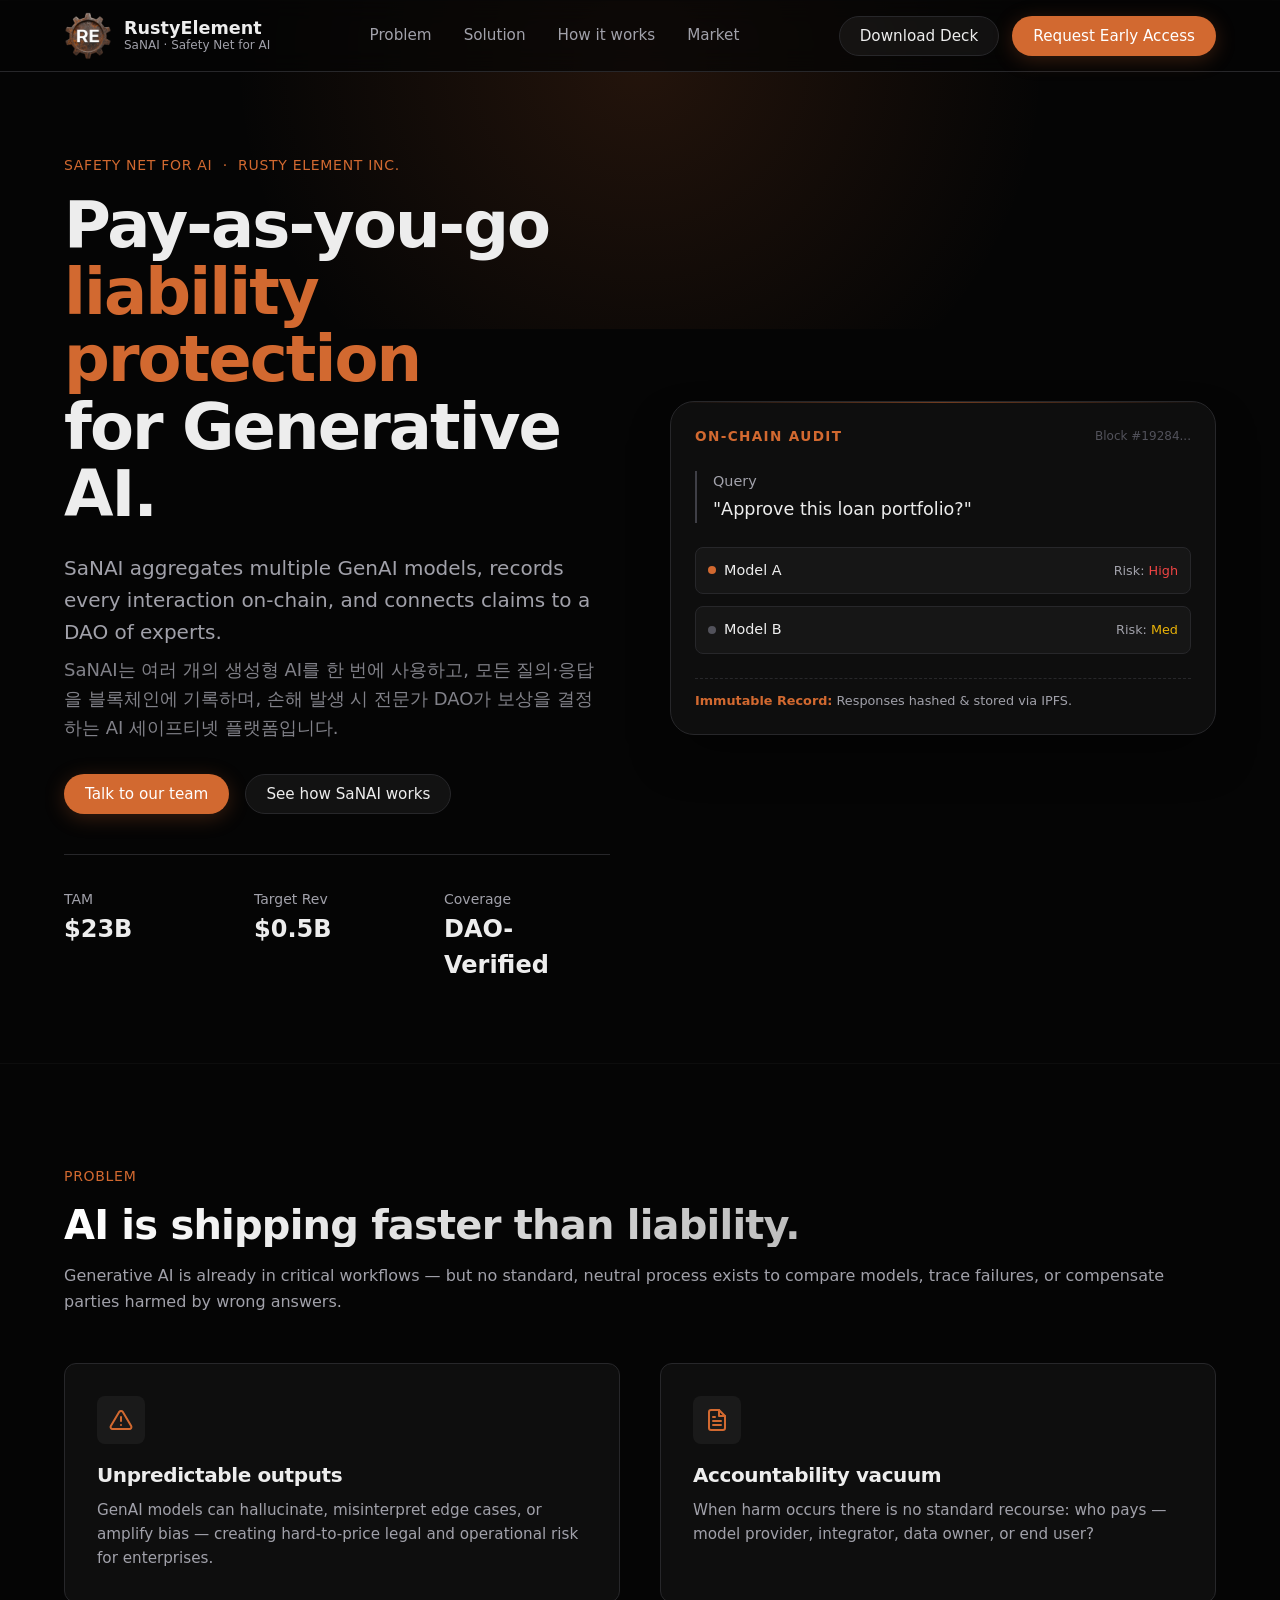
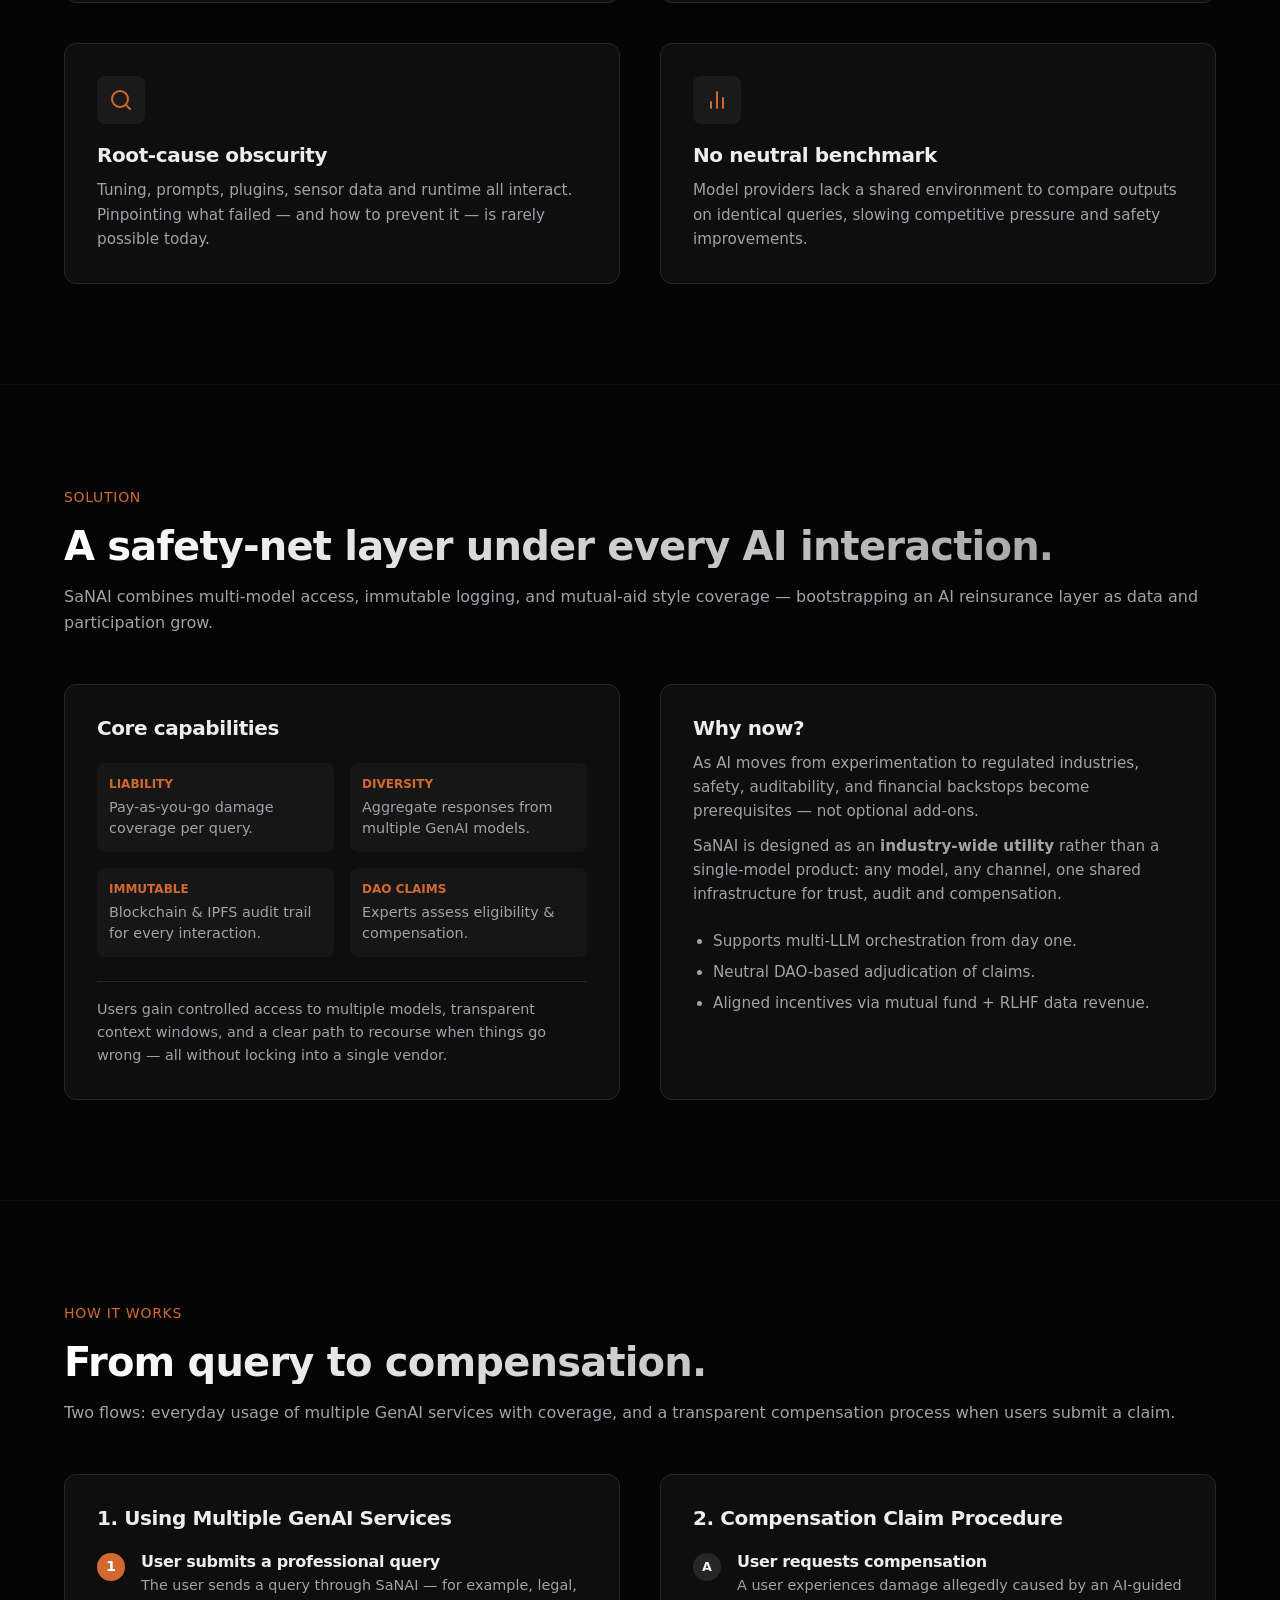
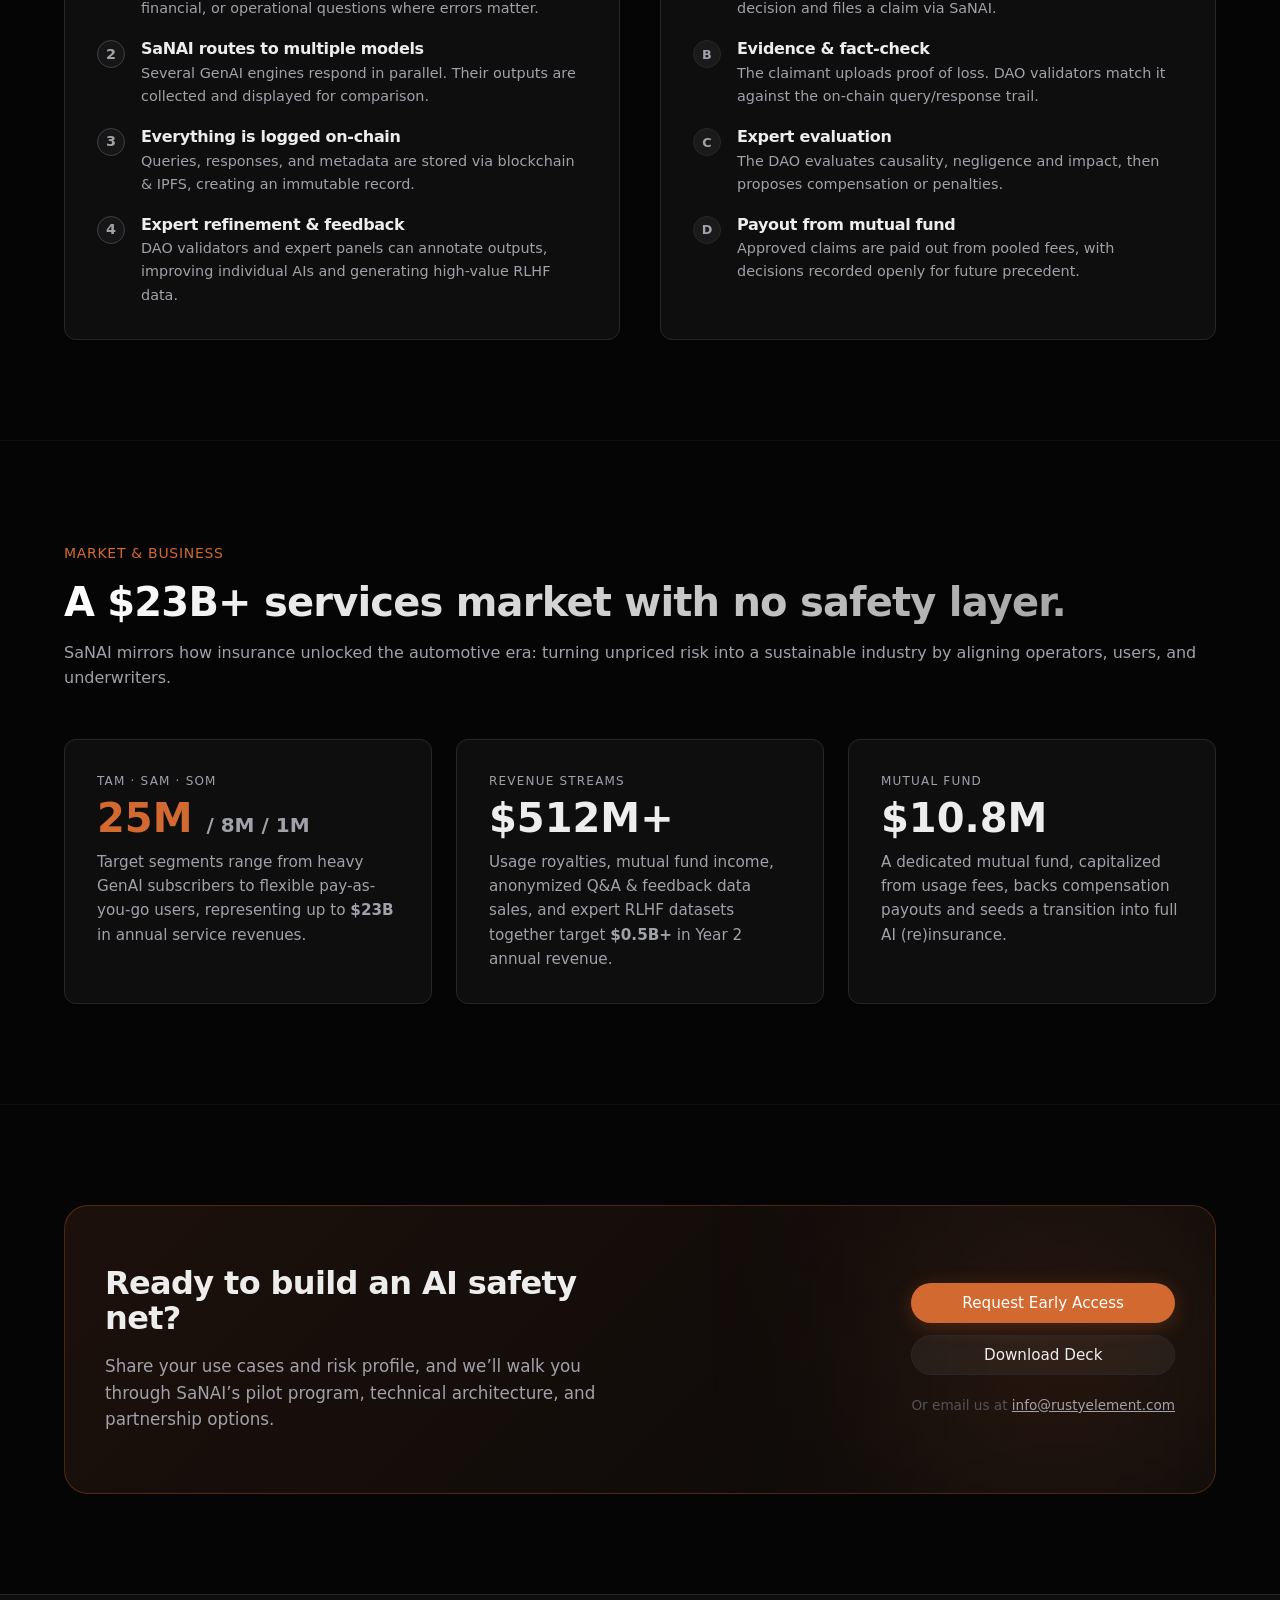
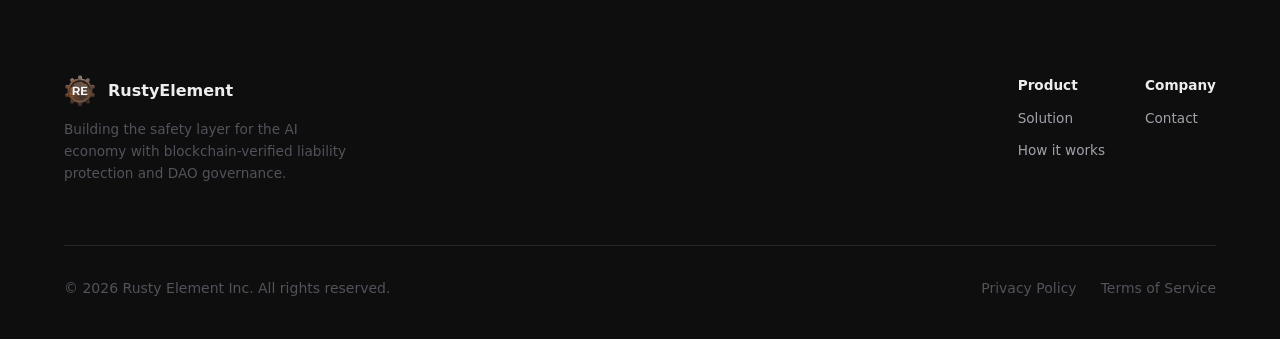
<file: index.html>
<!DOCTYPE html>
<html lang="en">

<head>
  <meta charset="UTF-8" />
  <title>RustyElement · SaNAI – Safety Net for AI</title>
  <meta name="viewport" content="width=device-width, initial-scale=1" />
  <meta name="description"
    content="RustyElement SaNAI – a safety net for Generative AI: multi-model aggregation, on-chain audit trails, and DAO-based compensation for AI-caused damage." />
  <link rel="stylesheet" href="style.css" />
</head>

<body>
  <header>
    <div class="container nav">
      <a href="#top" class="logo">
        <div class="logo-mark"><img src="logo.png" alt="Rusty Element Logo"></div>
        <div class="logo-text">
          <span>RustyElement</span>
          <span class="logo-sub">SaNAI · Safety Net for AI</span>
        </div>
      </a>
      <nav class="nav-links">
        <a href="#problem">Problem</a>
        <a href="#solution">Solution</a>
        <a href="#how">How it works</a>
        <a href="#market">Market</a>

      </nav>
      <div class="nav-cta">
        <button class="btn btn-secondary" style="margin-right: 8px;"
          onclick="document.getElementById('contact').scrollIntoView({behavior:'smooth'})">
          Download Deck
        </button>
        <button class="btn btn-primary"
          onclick="document.getElementById('contact').scrollIntoView({behavior:'smooth'})">
          Request Early Access
        </button>
      </div>
    </div>
  </header>

  <main id="top">
    <!-- HERO -->
    <section class="hero">
      <div class="container hero-grid">
        <div class="hero-content">
          <div class="section-eyebrow">
            Safety Net for AI &nbsp;·&nbsp; Rusty Element Inc.
          </div>
          <h1 class="hero-title">
            Pay-as-you-go<br />
            <span>liability protection</span><br />
            for Generative AI.
          </h1>
          <p class="hero-subtitle">
            SaNAI aggregates multiple GenAI models, records every interaction on-chain, and connects claims to a DAO of
            experts.
            <span style="display:block; margin-top: 8px; font-size: 0.9em; opacity: 0.8;">
              SaNAI는 여러 개의 생성형 AI를 한 번에 사용하고, 모든 질의·응답을 블록체인에 기록하며, 손해 발생 시 전문가 DAO가 보상을 결정하는 AI 세이프티넷 플랫폼입니다.
            </span>
          </p>

          <div class="hero-actions">
            <button class="btn btn-primary"
              onclick="document.getElementById('contact').scrollIntoView({behavior:'smooth'})">
              Talk to our team
            </button>
            <button class="btn btn-secondary"
              onclick="document.getElementById('how').scrollIntoView({behavior:'smooth'})">
              See how SaNAI works
            </button>
          </div>

          <div class="hero-metrics">
            <div class="metric-item">
              <span>TAM</span>
              <strong>$23B</strong>
            </div>
            <div class="metric-item">
              <span>Target Rev</span>
              <strong>$0.5B</strong>
            </div>
            <div class="metric-item">
              <span>Coverage</span>
              <strong>DAO-Verified</strong>
            </div>
          </div>
        </div>

        <div class="hero-visual">
          <div class="visual-card">
            <div style="display:flex; justify-content:space-between; margin-bottom: 24px; align-items:center;">
              <div
                style="font-size:0.85rem; color:var(--accent-rust); text-transform:uppercase; letter-spacing:0.1em; font-weight:600;">
                On-chain Audit</div>
              <div style="font-size:0.75rem; color:var(--text-tertiary);">Block #19284...</div>
            </div>

            <div style="border-left: 2px solid var(--border-highlight); padding-left: 16px; margin-bottom: 24px;">
              <div style="font-size:0.9rem; color:var(--text-secondary); margin-bottom:4px;">Query</div>
              <div style="font-size:1.1rem; color:var(--text-primary); font-weight:500;">"Approve this loan portfolio?"
              </div>
            </div>

            <div style="display:grid; gap: 12px;">
              <!-- Model A -->
              <div
                style="background:rgba(255,255,255,0.03); padding:12px; border-radius:var(--radius-sm); border:1px solid var(--border-subtle); display:flex; justify-content:space-between; align-items:center;">
                <div style="display:flex; align-items:center; gap:8px;">
                  <div style="width:8px; height:8px; background:var(--accent-rust); border-radius:50%;"></div>
                  <span style="font-size:0.9rem;">Model A</span>
                </div>
                <div style="text-align:right; font-size:0.8rem; color:var(--text-secondary);">
                  Risk: <span style="color:#ef4444">High</span>
                </div>
              </div>

              <!-- Model B -->
              <div
                style="background:rgba(255,255,255,0.03); padding:12px; border-radius:var(--radius-sm); border:1px solid var(--border-subtle); display:flex; justify-content:space-between; align-items:center;">
                <div style="display:flex; align-items:center; gap:8px;">
                  <div style="width:8px; height:8px; background:var(--text-tertiary); border-radius:50%;"></div>
                  <span style="font-size:0.9rem;">Model B</span>
                </div>
                <div style="text-align:right; font-size:0.8rem; color:var(--text-secondary);">
                  Risk: <span style="color:#eab308">Med</span>
                </div>
              </div>

              <!-- Coverage Claim -->
              <div
                style="margin-top: 12px; padding-top:12px; border-top:1px dashed var(--border-subtle); font-size:0.8rem; color:var(--text-secondary);">
                <strong style="color:var(--accent-rust);">Immutable Record:</strong> Responses hashed & stored via IPFS.
              </div>
            </div>
          </div>
        </div>
      </div>
    </section>

    <!-- PROBLEM -->
    <!-- PROBLEM -->
    <section id="problem">
      <div class="container">
        <div class="section-header">
          <div>
            <span class="section-eyebrow">Problem</span>
            <h2 class="section-title">AI is shipping faster than liability.</h2>
          </div>
          <p class="section-kicker">
            Generative AI is already in critical workflows — but no standard, neutral process exists
            to compare models, trace failures, or compensate parties harmed by wrong answers.
          </p>
        </div>

        <div class="grid-2">
          <article class="card">
            <div class="card-icon">
              <!-- Simple SVG for Risk -->
              <svg width="24" height="24" viewBox="0 0 24 24" fill="none" stroke="currentColor" stroke-width="2"
                stroke-linecap="round" stroke-linejoin="round">
                <path d="M10.29 3.86L1.82 18a2 2 0 0 0 1.71 3h16.94a2 2 0 0 0 1.71-3L13.71 3.86a2 2 0 0 0-3.42 0z">
                </path>
                <line x1="12" y1="9" x2="12" y2="13"></line>
                <line x1="12" y1="17" x2="12.01" y2="17"></line>
              </svg>
            </div>
            <h3>Unpredictable outputs</h3>
            <p>
              GenAI models can hallucinate, misinterpret edge cases, or amplify bias —
              creating hard-to-price legal and operational risk for enterprises.
            </p>
          </article>

          <article class="card">
            <div class="card-icon">
              <svg width="24" height="24" viewBox="0 0 24 24" fill="none" stroke="currentColor" stroke-width="2"
                stroke-linecap="round" stroke-linejoin="round">
                <path d="M14 2H6a2 2 0 0 0-2 2v16a2 2 0 0 0 2 2h12a2 2 0 0 0 2-2V8z"></path>
                <polyline points="14 2 14 8 20 8"></polyline>
                <line x1="16" y1="13" x2="8" y2="13"></line>
                <line x1="16" y1="17" x2="8" y2="17"></line>
                <polyline points="10 9 9 9 8 9"></polyline>
              </svg>
            </div>
            <h3>Accountability vacuum</h3>
            <p>
              When harm occurs there is no standard recourse: who pays —
              model provider, integrator, data owner, or end user?
            </p>
          </article>

          <article class="card">
            <div class="card-icon">
              <svg width="24" height="24" viewBox="0 0 24 24" fill="none" stroke="currentColor" stroke-width="2"
                stroke-linecap="round" stroke-linejoin="round">
                <circle cx="11" cy="11" r="8"></circle>
                <line x1="21" y1="21" x2="16.65" y2="16.65"></line>
              </svg>
            </div>
            <h3>Root-cause obscurity</h3>
            <p>
              Tuning, prompts, plugins, sensor data and runtime all interact.
              Pinpointing what failed — and how to prevent it — is rarely possible today.
            </p>
          </article>

          <article class="card">
            <div class="card-icon">
              <svg width="24" height="24" viewBox="0 0 24 24" fill="none" stroke="currentColor" stroke-width="2"
                stroke-linecap="round" stroke-linejoin="round">
                <line x1="18" y1="20" x2="18" y2="10"></line>
                <line x1="12" y1="20" x2="12" y2="4"></line>
                <line x1="6" y1="20" x2="6" y2="14"></line>
              </svg>
            </div>
            <h3>No neutral benchmark</h3>
            <p>
              Model providers lack a shared environment to compare outputs on identical queries,
              slowing competitive pressure and safety improvements.
            </p>
          </article>
        </div>
      </div>
    </section>

    <!-- SOLUTION -->
    <!-- SOLUTION -->
    <section id="solution">
      <div class="container">
        <div class="section-header">
          <div>
            <span class="section-eyebrow">Solution</span>
            <h2 class="section-title">A safety-net layer under every AI interaction.</h2>
          </div>
          <p class="section-kicker">
            SaNAI combines multi-model access, immutable logging, and mutual-aid style coverage —
            bootstrapping an AI reinsurance layer as data and participation grow.
          </p>
        </div>

        <div class="grid-2">
          <article class="card">
            <h3 style="margin-bottom:24px;">Core capabilities</h3>

            <div style="display:grid; grid-template-columns: 1fr 1fr; gap: 16px;">
              <div style="background:rgba(255,255,255,0.03); padding:12px; border-radius:var(--radius-sm);">
                <div
                  style="color:var(--accent-rust); font-size:0.75rem; text-transform:uppercase; font-weight:600; margin-bottom:4px;">
                  Liability</div>
                <div style="font-size:0.9rem; color:var(--text-secondary);">Pay-as-you-go damage coverage per query.
                </div>
              </div>
              <div style="background:rgba(255,255,255,0.03); padding:12px; border-radius:var(--radius-sm);">
                <div
                  style="color:var(--accent-rust); font-size:0.75rem; text-transform:uppercase; font-weight:600; margin-bottom:4px;">
                  Diversity</div>
                <div style="font-size:0.9rem; color:var(--text-secondary);">Aggregate responses from multiple GenAI
                  models.</div>
              </div>
              <div style="background:rgba(255,255,255,0.03); padding:12px; border-radius:var(--radius-sm);">
                <div
                  style="color:var(--accent-rust); font-size:0.75rem; text-transform:uppercase; font-weight:600; margin-bottom:4px;">
                  Immutable</div>
                <div style="font-size:0.9rem; color:var(--text-secondary);">Blockchain &amp; IPFS audit trail for every
                  interaction.</div>
              </div>
              <div style="background:rgba(255,255,255,0.03); padding:12px; border-radius:var(--radius-sm);">
                <div
                  style="color:var(--accent-rust); font-size:0.75rem; text-transform:uppercase; font-weight:600; margin-bottom:4px;">
                  DAO claims</div>
                <div style="font-size:0.9rem; color:var(--text-secondary);">Experts assess eligibility &amp;
                  compensation.</div>
              </div>
            </div>

            <p style="margin-top: 24px; font-size:0.9rem; border-top:1px solid var(--border-subtle); padding-top:16px;">
              Users gain controlled access to multiple models, transparent context windows, and a
              clear path to recourse when things go wrong — all without locking into a single vendor.
            </p>
          </article>

          <article class="card">
            <h3>Why now?</h3>
            <p>
              As AI moves from experimentation to regulated industries, safety, auditability, and
              financial backstops become prerequisites — not optional add-ons.
            </p>
            <p style="margin-top:10px;">
              SaNAI is designed as an <strong>industry-wide utility</strong> rather than a single-model
              product: any model, any channel, one shared infrastructure for trust, audit and
              compensation.
            </p>
            <ul
              style="margin-top:24px; padding-left:20px; color:var(--text-secondary); font-size:0.95rem; display:flex; flex-direction:column; gap:8px;">
              <li>Supports multi-LLM orchestration from day one.</li>
              <li>Neutral DAO-based adjudication of claims.</li>
              <li>Aligned incentives via mutual fund + RLHF data revenue.</li>
            </ul>
          </article>
        </div>
      </div>
    </section>

    <!-- HOW IT WORKS -->
    <!-- HOW IT WORKS -->
    <section id="how">
      <div class="container">
        <div class="section-header">
          <div>
            <span class="section-eyebrow">How it works</span>
            <h2 class="section-title">From query to compensation.</h2>
          </div>
          <p class="section-kicker">
            Two flows: everyday usage of multiple GenAI services with coverage, and a transparent
            compensation process when users submit a claim.
          </p>
        </div>

        <div class="grid-2">
          <article class="card">
            <h3>1. Using Multiple GenAI Services</h3>
            <div style="margin-top:24px; display:grid; gap:20px;">
              <div style="display:flex; gap:16px;">
                <div
                  style="width:28px; height:28px; border-radius:50%; background:var(--accent-rust); color:#fff; display:flex; align-items:center; justify-content:center; font-weight:600; font-size:0.9rem; flex-shrink:0;">
                  1</div>
                <div>
                  <h4 style="font-size:1rem; margin-bottom:4px; color:var(--text-primary);">User submits a professional
                    query</h4>
                  <p style="font-size:0.9rem;">The user sends a query through SaNAI — for example, legal, financial, or
                    operational questions where errors matter.</p>
                </div>
              </div>

              <div style="display:flex; gap:16px;">
                <div
                  style="width:28px; height:28px; border-radius:50%; background:var(--bg-surface-hover); border:1px solid var(--border-highlight); color:var(--text-secondary); display:flex; align-items:center; justify-content:center; font-weight:600; font-size:0.9rem; flex-shrink:0;">
                  2</div>
                <div>
                  <h4 style="font-size:1rem; margin-bottom:4px; color:var(--text-primary);">SaNAI routes to multiple
                    models</h4>
                  <p style="font-size:0.9rem;">Several GenAI engines respond in parallel. Their outputs are collected
                    and displayed for comparison.</p>
                </div>
              </div>

              <div style="display:flex; gap:16px;">
                <div
                  style="width:28px; height:28px; border-radius:50%; background:var(--bg-surface-hover); border:1px solid var(--border-highlight); color:var(--text-secondary); display:flex; align-items:center; justify-content:center; font-weight:600; font-size:0.9rem; flex-shrink:0;">
                  3</div>
                <div>
                  <h4 style="font-size:1rem; margin-bottom:4px; color:var(--text-primary);">Everything is logged
                    on-chain</h4>
                  <p style="font-size:0.9rem;">Queries, responses, and metadata are stored via blockchain &amp; IPFS,
                    creating an immutable record.</p>
                </div>
              </div>

              <div style="display:flex; gap:16px;">
                <div
                  style="width:28px; height:28px; border-radius:50%; background:var(--bg-surface-hover); border:1px solid var(--border-highlight); color:var(--text-secondary); display:flex; align-items:center; justify-content:center; font-weight:600; font-size:0.9rem; flex-shrink:0;">
                  4</div>
                <div>
                  <h4 style="font-size:1rem; margin-bottom:4px; color:var(--text-primary);">Expert refinement &amp;
                    feedback</h4>
                  <p style="font-size:0.9rem;">DAO validators and expert panels can annotate outputs, improving
                    individual AIs and generating high-value RLHF data.</p>
                </div>
              </div>
            </div>
          </article>

          <article class="card">
            <h3>2. Compensation Claim Procedure</h3>
            <div style="margin-top:24px; display:grid; gap:20px;">
              <div style="display:flex; gap:16px;">
                <div
                  style="width:28px; height:28px; border-radius:50%; background:rgba(255,255,255,0.1); color:var(--text-primary); display:flex; align-items:center; justify-content:center; font-weight:600; font-size:0.8rem; flex-shrink:0;">
                  A</div>
                <div>
                  <h4 style="font-size:1rem; margin-bottom:4px; color:var(--text-primary);">User requests compensation
                  </h4>
                  <p style="font-size:0.9rem;">A user experiences damage allegedly caused by an AI-guided decision and
                    files a claim via SaNAI.</p>
                </div>
              </div>

              <div style="display:flex; gap:16px;">
                <div
                  style="width:28px; height:28px; border-radius:50%; background:rgba(255,255,255,0.05); border:1px solid var(--border-subtle); color:var(--text-secondary); display:flex; align-items:center; justify-content:center; font-weight:600; font-size:0.8rem; flex-shrink:0;">
                  B</div>
                <div>
                  <h4 style="font-size:1rem; margin-bottom:4px; color:var(--text-primary);">Evidence &amp; fact-check
                  </h4>
                  <p style="font-size:0.9rem;">The claimant uploads proof of loss. DAO validators match it against the
                    on-chain query/response trail.</p>
                </div>
              </div>

              <div style="display:flex; gap:16px;">
                <div
                  style="width:28px; height:28px; border-radius:50%; background:rgba(255,255,255,0.05); border:1px solid var(--border-subtle); color:var(--text-secondary); display:flex; align-items:center; justify-content:center; font-weight:600; font-size:0.8rem; flex-shrink:0;">
                  C</div>
                <div>
                  <h4 style="font-size:1rem; margin-bottom:4px; color:var(--text-primary);">Expert evaluation</h4>
                  <p style="font-size:0.9rem;">The DAO evaluates causality, negligence and impact, then proposes
                    compensation or penalties.</p>
                </div>
              </div>

              <div style="display:flex; gap:16px;">
                <div
                  style="width:28px; height:28px; border-radius:50%; background:rgba(255,255,255,0.05); border:1px solid var(--border-subtle); color:var(--text-secondary); display:flex; align-items:center; justify-content:center; font-weight:600; font-size:0.8rem; flex-shrink:0;">
                  D</div>
                <div>
                  <h4 style="font-size:1rem; margin-bottom:4px; color:var(--text-primary);">Payout from mutual fund</h4>
                  <p style="font-size:0.9rem;">Approved claims are paid out from pooled fees, with decisions recorded
                    openly for future precedent.</p>
                </div>
              </div>
            </div>
          </article>
        </div>
      </div>
    </section>

    <!-- MARKET & REVENUE -->
    <!-- MARKET & REVENUE -->
    <section id="market">
      <div class="container">
        <div class="section-header">
          <div>
            <span class="section-eyebrow">Market &amp; Business</span>
            <h2 class="section-title">A $23B+ services market with no safety layer.</h2>
          </div>
          <p class="section-kicker">
            SaNAI mirrors how insurance unlocked the automotive era: turning unpriced risk into a
            sustainable industry by aligning operators, users, and underwriters.
          </p>
        </div>

        <div class="grid-3">
          <article class="card">
            <div
              style="font-size:0.75rem; text-transform:uppercase; letter-spacing:0.1em; color:var(--text-secondary); margin-bottom:8px;">
              TAM · SAM · SOM</div>
            <div
              style="font-size:2.5rem; font-weight:700; color:var(--accent-rust); margin-bottom:12px; line-height:1;">
              25M <span style="font-size:1.25rem; color:var(--text-secondary);">/ 8M / 1M</span></div>
            <p>
              Target segments range from heavy GenAI subscribers to flexible pay-as-you-go users,
              representing up to <strong>$23B</strong> in annual service revenues.
            </p>
          </article>

          <article class="card">
            <div
              style="font-size:0.75rem; text-transform:uppercase; letter-spacing:0.1em; color:var(--text-secondary); margin-bottom:8px;">
              Revenue streams</div>
            <div
              style="font-size:2.5rem; font-weight:700; color:var(--text-primary); margin-bottom:12px; line-height:1;">
              $512M+</div>
            <p>
              Usage royalties, mutual fund income, anonymized Q&amp;A &amp; feedback data sales,
              and expert RLHF datasets together target <strong>$0.5B+</strong> in Year 2 annual
              revenue.
            </p>
          </article>

          <article class="card">
            <div
              style="font-size:0.75rem; text-transform:uppercase; letter-spacing:0.1em; color:var(--text-secondary); margin-bottom:8px;">
              Mutual fund</div>
            <div
              style="font-size:2.5rem; font-weight:700; color:var(--text-primary); margin-bottom:12px; line-height:1;">
              $10.8M</div>
            <p>
              A dedicated mutual fund, capitalized from usage fees, backs compensation payouts and
              seeds a transition into full AI (re)insurance.
            </p>
          </article>
        </div>
      </div>
    </section>

    <!-- ROADMAP -->
    <!-- ROADMAP -->


    <!-- TEAM -->


    <!-- CTA & CONTACT -->
    <section id="contact">
      <div class="container">
        <div class="cta-box">
          <div class="cta-decoration"></div>

          <div style="position:relative; max-width:500px;">
            <h2 style="font-size:2rem; margin-bottom:16px; color:var(--text-primary); letter-spacing:-0.02em;">Ready to
              build an AI safety net?</h2>
            <p style="font-size:1.05rem; color:var(--text-secondary); line-height:1.6;">
              Share your use cases and risk profile, and we’ll walk you through SaNAI’s pilot
              program, technical architecture, and partnership options.
            </p>
          </div>

          <div style="position:relative; display:flex; flex-direction:column; gap:12px; min-width:240px;">
            <a href="https://forms.gle/4sFQ91Tiq2T1dPpa7?usp=sf_link" target="_blank" rel="noopener"
              style="width:100%; text-decoration:none;">
              <button class="btn btn-primary" style="width:100%;">
                Request Early Access
              </button>
            </a>
            <button class="btn btn-secondary" style="width:100%;">
              Download Deck
            </button>
            <p style="text-align:center; font-size:0.85rem; color:var(--text-tertiary); margin-top:8px;">
              Or email us at <a href="mailto:info@rustyelement.com"
                style="color:var(--text-secondary); text-decoration:underline;">info@rustyelement.com</a>
            </p>
          </div>
        </div>
      </div>
    </section>
  </main>

  <footer>
    <div class="container">
      <div class="footer-top">
        <div style="display:flex; flex-direction:column; gap:12px;">
          <a href="#top" class="logo">
            <div class="logo-mark" style="height:32px;"><img src="logo.png" style="height:100%; width:auto;"
                alt="Rusty Element Logo"></div>
            <span style="font-size:1rem; color:var(--text-primary);">RustyElement</span>
          </a>
          <p style="font-size:0.85rem; color:var(--text-tertiary); max-width:300px;">
            Building the safety layer for the AI economy with blockchain-verified liability protection and DAO
            governance.
          </p>
        </div>

        <div class="footer-links" style="display:flex; gap:40px;">
          <div style="display:flex; flex-direction:column; gap:12px;">
            <strong style="font-size:0.85rem; color:var(--text-primary);">Product</strong>
            <a href="#solution" style="font-size:0.85rem; color:var(--text-secondary);">Solution</a>
            <a href="#how" style="font-size:0.85rem; color:var(--text-secondary);">How it works</a>

          </div>
          <div style="display:flex; flex-direction:column; gap:12px;">
            <strong style="font-size:0.85rem; color:var(--text-primary);">Company</strong>
            <a href="#contact" style="font-size:0.85rem; color:var(--text-secondary);">Contact</a>
          </div>
        </div>
      </div>

      <div class="footer-bottom">
        <div>© <span id="year"></span> Rusty Element Inc. All rights reserved.</div>
        <div style="display:flex; gap:24px;">
          <a href="#">Privacy Policy</a>
          <a href="#">Terms of Service</a>
        </div>
      </div>
    </div>
  </footer>

  <script>
    document.getElementById("year").textContent = new Date().getFullYear();
  </script>
</body>

</html>
</file>
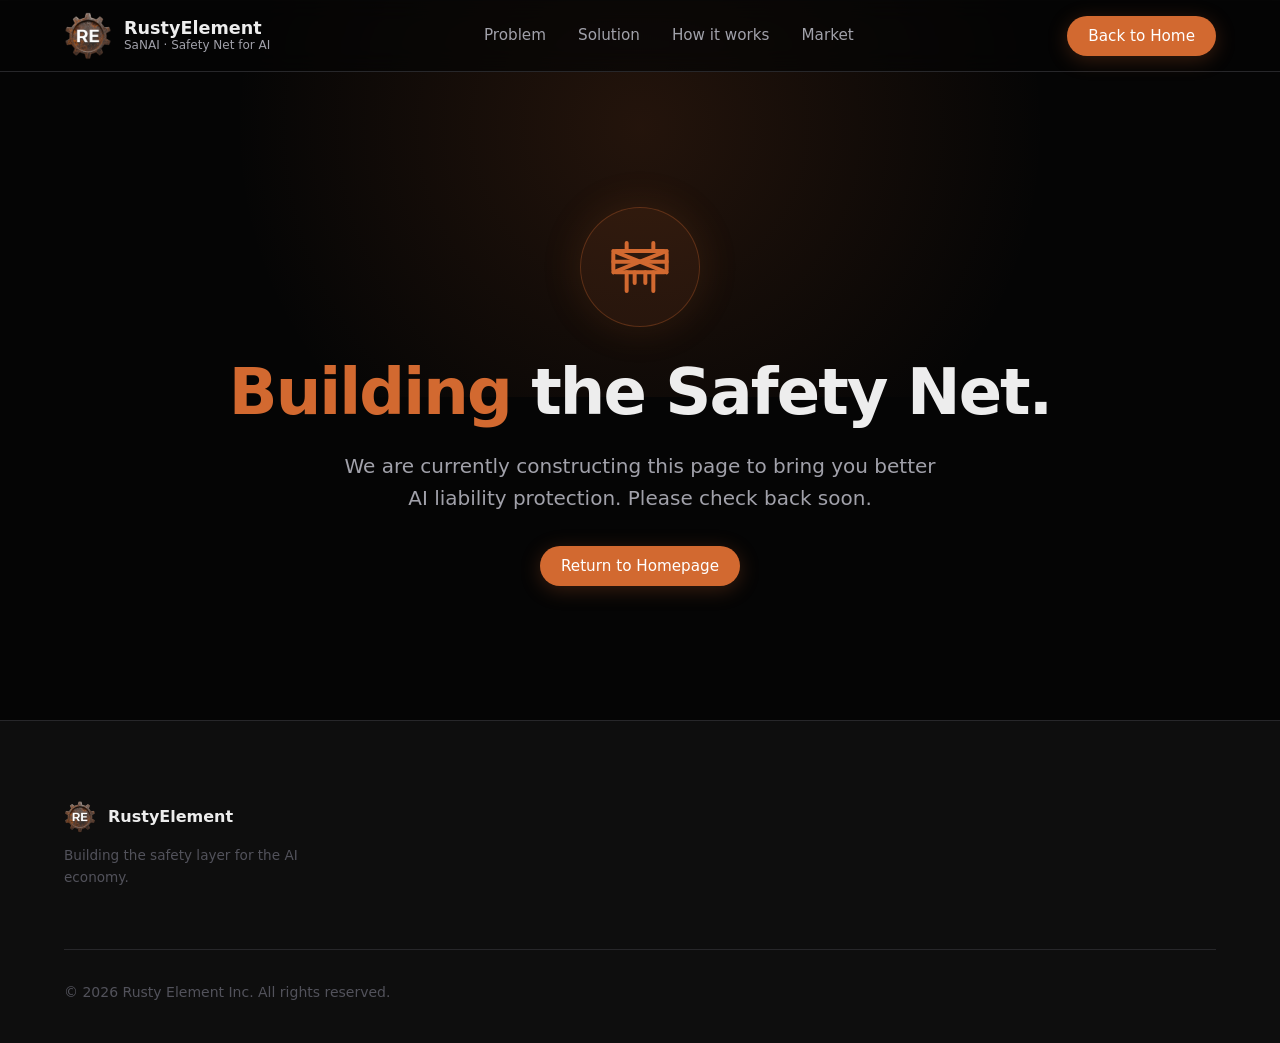
<file: construction.html>
<!DOCTYPE html>
<html lang="en">

<head>
    <meta charset="UTF-8" />
    <title>Under Construction · RustyElement</title>
    <meta name="viewport" content="width=device-width, initial-scale=1" />
    <meta name="robots" content="noindex, nofollow" />
    <link rel="stylesheet" href="style.css" />
</head>

<body>
    <header>
        <div class="container nav">
            <a href="index.html" class="logo">
                <div class="logo-mark"><img src="logo.png" alt="Rusty Element Logo"></div>
                <div class="logo-text">
                    <span>RustyElement</span>
                    <span class="logo-sub">SaNAI · Safety Net for AI</span>
                </div>
            </a>
            <nav class="nav-links">
                <a href="index.html#problem">Problem</a>
                <a href="index.html#solution">Solution</a>
                <a href="index.html#how">How it works</a>
                <a href="index.html#market">Market</a>

            </nav>
            <div class="nav-cta">
                <button class="btn btn-primary" onclick="window.location.href='index.html'">
                    Back to Home
                </button>
            </div>
        </div>
    </header>

    <main>
        <section class="hero construction-hero">
            <div class="container" style="text-align: center;">
                <div class="construction-icon">
                    <svg width="64" height="64" viewBox="0 0 24 24" fill="none" stroke="currentColor" stroke-width="1.5"
                        stroke-linecap="round" stroke-linejoin="round">
                        <rect x="2" y="6" width="20" height="8" rx="1" />
                        <path d="M17 14v7" />
                        <path d="M7 14v7" />
                        <path d="M17 3v3" />
                        <path d="M7 3v3" />
                        <path d="M10 14v4" />
                        <path d="M14 14v4" />
                        <line x1="2" y1="10" x2="22" y2="10" />
                        <path d="M22 6L2 14" />
                        <path d="M22 14L2 6" />
                    </svg>
                </div>
                <h1 class="hero-title">
                    <span>Building</span> the Safety Net.
                </h1>
                <p class="hero-subtitle" style="max-width: 600px; margin: 0 auto 32px;">
                    We are currently constructing this page to bring you better AI liability protection.
                    Please check back soon.
                </p>
                <button class="btn btn-primary" onclick="window.location.href='index.html'">
                    Return to Homepage
                </button>
            </div>
        </section>
    </main>

    <footer>
        <div class="container">
            <div class="footer-top">
                <div style="display:flex; flex-direction:column; gap:12px;">
                    <a href="index.html" class="logo">
                        <div class="logo-mark" style="height:32px;"><img src="logo.png" style="height:100%; width:auto;"
                                alt="Rusty Element Logo"></div>
                        <span style="font-size:1rem; color:var(--text-primary);">RustyElement</span>
                    </a>
                    <p style="font-size:0.85rem; color:var(--text-tertiary); max-width:300px;">
                        Building the safety layer for the AI economy.
                    </p>
                </div>
            </div>

            <div class="footer-bottom">
                <div>© <span id="year"></span> Rusty Element Inc. All rights reserved.</div>
            </div>
        </div>
    </footer>

    <script>
        document.getElementById("year").textContent = new Date().getFullYear();
    </script>
</body>

</html>
</file>
<file: style.css>
/* 
  Rusty Element - SaNAI
  Modern Renewal Style
*/

:root {
    /* COLOR SYSTEM */
    --bg-body: #050505;
    /* Deepest black/charcoal */
    --bg-surface: #0e0e0e;
    /* Slightly lighter for cards/sections */
    --bg-surface-hover: #161616;

    --text-primary: #ededed;
    /* Bright off-white */
    --text-secondary: #a1a1aa;
    /* Neutral grey */
    --text-tertiary: #52525b;
    /* Darker grey for subtle details */

    --accent-rust: #d26930;
    /* Original Rust Orange */
    --accent-glow: rgba(210, 105, 48, 0.15);
    --accent-border: rgba(210, 105, 48, 0.3);

    --border-subtle: #27272a;
    --border-highlight: #3f3f46;

    /* SPACING & RADIUS */
    --radius-sm: 8px;
    --radius-md: 12px;
    --radius-lg: 24px;
    --radius-full: 9999px;

    --container-width: 1200px;
    --header-height: 72px;

    /* FONTS */
    --font-sans: "Inter", system-ui, -apple-system, sans-serif;
    --font-mono: "JetBrains Mono", monospace;
}

/* RESET & BASE */
*,
*::before,
*::after {
    box-sizing: border-box;
    margin: 0;
    padding: 0;
}

html {
    scroll-behavior: smooth;
    font-family: var(--font-sans);
    background-color: var(--bg-body);
    color: var(--text-primary);
    line-height: 1.5;
    -webkit-font-smoothing: antialiased;
}

body {
    overflow-x: hidden;
}

a {
    color: inherit;
    text-decoration: none;
    transition: color 0.2s ease;
}

img,
svg {
    display: block;
    max-width: 100%;
}

button {
    border: none;
    background: none;
    font-family: inherit;
    cursor: pointer;
}

/* UTILITIES */
.container {
    width: 100%;
    max-width: var(--container-width);
    margin: 0 auto;
    padding: 0 24px;
}

/* TYPOGRAPHY */
h1,
h2,
h3,
h4,
h5,
h6 {
    font-weight: 600;
    line-height: 1.1;
    letter-spacing: -0.02em;
}

p {
    color: var(--text-secondary);
    line-height: 1.6;
}

.section-title {
    font-size: clamp(2rem, 4vw, 2.5rem);
    margin-bottom: 1rem;
    background: linear-gradient(to right, #fff, #999);
    background-clip: text;
    -webkit-background-clip: text;
    color: transparent;
}

.section-eyebrow {
    display: inline-block;
    font-size: 0.875rem;
    font-weight: 500;
    color: var(--accent-rust);
    text-transform: uppercase;
    letter-spacing: 0.05em;
    margin-bottom: 1rem;
}

/* HEADER & NAV */
header {
    position: fixed;
    top: 0;
    left: 0;
    width: 100%;
    height: var(--header-height);
    z-index: 50;
    background: rgba(5, 5, 5, 0.7);
    backdrop-filter: blur(12px);
    -webkit-backdrop-filter: blur(12px);
    border-bottom: 1px solid var(--border-subtle);
    transition: all 0.3s ease;
}

.nav {
    height: 100%;
    display: flex;
    align-items: center;
    justify-content: space-between;
}

.logo {
    display: flex;
    align-items: center;
    gap: 12px;
    font-weight: 600;
    font-size: 1.1rem;
}

.logo-mark {
    height: 48px;
    width: auto;
}

.logo-mark img {
    height: 100%;
    width: auto;
}

.logo-text {
    display: flex;
    flex-direction: column;
    line-height: 1.1;
}

.logo-sub {
    font-size: 0.75rem;
    color: var(--text-secondary);
    font-weight: 400;
}

.nav-links {
    display: flex;
    gap: 32px;
}

.nav-links a {
    font-size: 0.95rem;
    color: var(--text-secondary);
    position: relative;
}

.nav-links a:hover,
.nav-links a.active {
    color: var(--text-primary);
}

/* BUTTONS */
.btn {
    display: inline-flex;
    align-items: center;
    justify-content: center;
    padding: 10px 20px;
    border-radius: var(--radius-full);
    font-size: 0.95rem;
    font-weight: 500;
    transition: all 0.2s ease;
    border: 1px solid transparent;
}

.btn-primary {
    background: var(--accent-rust);
    color: #fff;
    box-shadow: 0 4px 20px rgba(210, 105, 48, 0.25);
}

.btn-primary:hover {
    background: #e07a40;
    /* Slightly lighter rust */
    transform: translateY(-1px);
    box-shadow: 0 6px 24px rgba(210, 105, 48, 0.35);
}

.btn-secondary {
    background: rgba(255, 255, 255, 0.05);
    color: var(--text-primary);
    border: 1px solid var(--border-subtle);
}

.btn-secondary:hover {
    background: rgba(255, 255, 255, 0.1);
    border-color: var(--text-secondary);
}

/* HERO SECTION */
.hero {
    padding-top: calc(var(--header-height) + 80px);
    padding-bottom: 80px;
    position: relative;
    overflow: hidden;
}

/* Background Abstract Glow */
.hero::before {
    content: '';
    position: absolute;
    top: -20%;
    left: 50%;
    transform: translateX(-50%);
    width: 80vw;
    height: 60vh;
    background: radial-gradient(circle, var(--accent-glow) 0%, transparent 70%);
    z-index: -1;
    pointer-events: none;
}

.hero-grid {
    display: grid;
    grid-template-columns: 1fr 1fr;
    gap: 60px;
    align-items: center;
}

.hero-content {
    max-width: 600px;
}

.hero-title {
    font-size: clamp(3rem, 5vw, 4.5rem);
    line-height: 1.05;
    margin-bottom: 24px;
    letter-spacing: -0.03em;
}

.hero-title span {
    color: var(--accent-rust);
}

.hero-subtitle {
    font-size: 1.25rem;
    color: var(--text-secondary);
    margin-bottom: 32px;
    font-weight: 300;
}

.hero-actions {
    display: flex;
    gap: 16px;
    margin-bottom: 40px;
}

/* METRICS */
.hero-metrics {
    display: grid;
    grid-template-columns: repeat(3, 1fr);
    gap: 24px;
    border-top: 1px solid var(--border-subtle);
    padding-top: 32px;
}

.metric-item strong {
    display: block;
    font-size: 1.5rem;
    color: var(--text-primary);
}

.metric-item span {
    font-size: 0.875rem;
    color: var(--text-secondary);
}

/* HERO VISUAL (Right Column) */
.hero-visual {
    position: relative;
}

.visual-card {
    background: var(--bg-surface);
    border: 1px solid var(--border-subtle);
    border-radius: var(--radius-lg);
    padding: 24px;
    box-shadow: 0 24px 48px -12px rgba(0, 0, 0, 0.5);
    position: relative;
    overflow: hidden;
}

.visual-card::after {
    content: '';
    position: absolute;
    top: 0;
    left: 0;
    right: 0;
    height: 1px;
    background: linear-gradient(90deg, transparent, var(--accent-rust), transparent);
    opacity: 0.5;
}

/* GENERIC SECTIONS */
section {
    padding: 100px 0;
    border-top: 1px solid rgba(255, 255, 255, 0.03);
}

.grid-3 {
    display: grid;
    grid-template-columns: repeat(3, 1fr);
    gap: 24px;
    margin-top: 48px;
}

.grid-2 {
    display: grid;
    grid-template-columns: repeat(2, 1fr);
    gap: 40px;
    margin-top: 48px;
}



/* CARDS */
.card {
    background: var(--bg-surface);
    border: 1px solid var(--border-subtle);
    border-radius: var(--radius-md);
    padding: 32px;
    transition: transform 0.2s ease, border-color 0.2s ease;
    height: 100%;
}

.card:hover {
    transform: translateY(-4px);
    border-color: var(--accent-border);
    background: var(--bg-surface-hover);
}

.card-icon {
    width: 48px;
    height: 48px;
    background: rgba(255, 255, 255, 0.05);
    border-radius: var(--radius-sm);
    display: flex;
    align-items: center;
    justify-content: center;
    margin-bottom: 20px;
    color: var(--accent-rust);
    font-weight: 600;
}

.card h3 {
    font-size: 1.25rem;
    margin-bottom: 12px;
    color: var(--text-primary);
}

.card p {
    font-size: 0.95rem;
    color: var(--text-secondary);
}

/* CTA SECTION */
.cta-box {
    background: linear-gradient(135deg, #1c100b, #0a0a0a);
    border: 1px solid var(--accent-border);
    border-radius: var(--radius-lg);
    padding: 60px 40px;
    display: flex;
    justify-content: space-between;
    align-items: center;
    position: relative;
    overflow: hidden;
}

.cta-decoration {
    position: absolute;
    top: 0;
    right: 0;
    width: 300px;
    height: 300px;
    background: var(--accent-glow);
    filter: blur(100px);
    pointer-events: none;
}

/* FOOTER */
footer {
    padding: 80px 0 40px;
    border-top: 1px solid var(--border-subtle);
    background: var(--bg-surface);
}

.footer-top {
    display: flex;
    justify-content: space-between;
    margin-bottom: 60px;
    flex-wrap: wrap;
    gap: 40px;
}

.footer-bottom {
    display: flex;
    justify-content: space-between;
    align-items: center;
    padding-top: 32px;
    border-top: 1px solid var(--border-subtle);
    font-size: 0.875rem;
    color: var(--text-tertiary);
    flex-wrap: wrap;
    gap: 20px;
}

/* RESPONSIVE */
@media (max-width: 1024px) {
    .hero-grid {
        grid-template-columns: 1fr;
        gap: 40px;
        text-align: center;
    }

    .hero-content {
        margin: 0 auto;
    }

    .hero-actions {
        justify-content: center;
    }

    .grid-4,
    .grid-3,
    .grid-2 {
        grid-template-columns: 1fr;
    }

    .nav-links {
        display: none;
        /* Mobile menu to be implemented if needed */
    }

    /* Mobile Header Adjustments */
    header .container {
        padding: 0 16px;
    }

    .logo-mark {
        height: 36px;
        /* Smaller logo on mobile */
    }

    .logo-text span:first-child {
        font-size: 1rem;
    }

    .logo-sub {
        display: none;
        /* Hide subtitle on mobile to save space */
    }

    .nav-cta {
        display: flex;
        gap: 8px;
    }

    .nav-cta .btn-secondary {
        display: none;
        /* Hide secondary button on mobile */
    }

    .nav-cta .btn-primary {
        padding: 8px 16px;
        font-size: 0.85rem;
    }

    .footer-top {
        flex-direction: column;
    }

    .footer-bottom {
        flex-direction: column;
        text-align: center;
    }

    /* Mobile CTA Adjustments */
    .cta-box {
        flex-direction: column;
        text-align: center;
        padding: 40px 24px !important;
        gap: 32px;
    }

    .cta-box>div {
        width: 100%;
        max-width: 100% !important;
    }

    .cta-box h2 {
        font-size: 1.75rem !important;
    }
}
/* CONSTRUCTION PAGE */
.construction-hero {
    min-height: 80vh;
    display: flex;
    align-items: center;
    justify-content: center;
}

.construction-icon {
    display: inline-flex;
    align-items: center;
    justify-content: center;
    width: 120px;
    height: 120px;
    background: rgba(210, 105, 48, 0.1);
    border: 1px solid var(--accent-border);
    border-radius: 50%;
    margin-bottom: 32px;
    color: var(--accent-rust);
    box-shadow: 0 0 40px var(--accent-glow);
}
</file>
